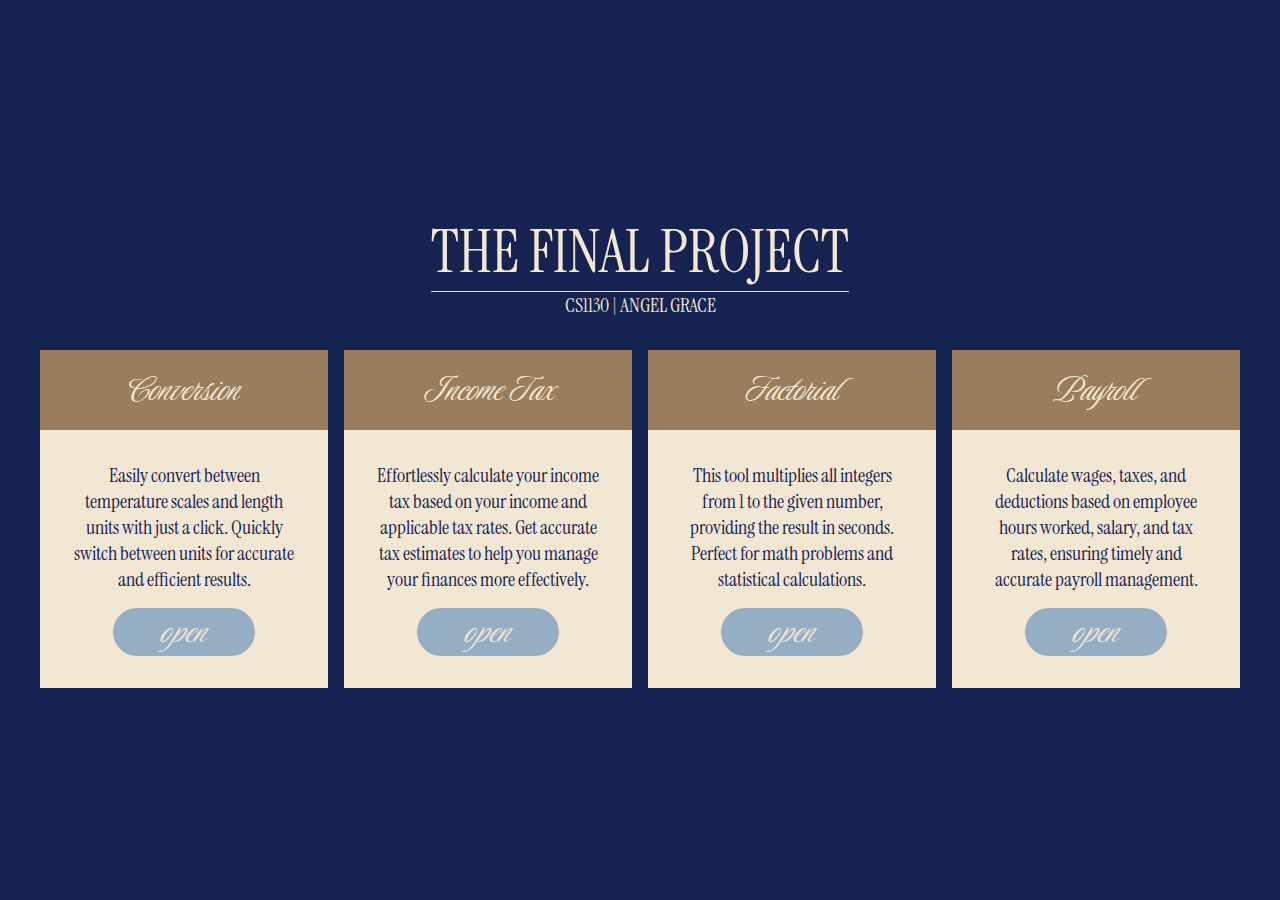
<file: index.html>
<!DOCTYPE html>
<html lang="en">
  <head>
    <title>ANGEL CHIONG</title>
    <meta charset="UTF-8">
    <meta name="viewport" content="width=device-width, initial-scale=1.0">
    <link rel="stylesheet" href="./styles/main.css">
    <link rel="preconnect" href="https://fonts.googleapis.com">
    <link rel="preconnect" href="https://fonts.gstatic.com" crossorigin>
    <link href="https://fonts.googleapis.com/css2?family=Instrument+Serif:ital@0;1&family=Luxurious+Script&display=swap" rel="stylesheet">
  </head>
  <body>
    <div></div>
    <main> 
      <header class="instrument-serif-regular">
        <h1>THE FINAL PROJECT</h1>
        <div class="line"></div>
        <h4>CS1130 | ANGEL GRACE</h4>
      </header>
      <div class="card-container">
          <div class="card">
            <div class="title luxurious-script-regular">
              <h1>Conversion</h1>
            </div>
            <div class="body instrument-serif-regular">
              <p> Easily convert between temperature scales and length units with just a click. Quickly switch between units for accurate and efficient results. </p>
              <a href="./SECTION 1/index1.html">
                <button class="luxurious-script-regular">open</button>
              </a>
            </div>
          </div>
          <div class="card">
            <div class="title luxurious-script-regular">
              <h1>Income Tax</h1>
            </div>
            <div class="body instrument-serif-regular">
              <p> Effortlessly calculate your income tax based on your income and applicable tax rates. Get accurate tax estimates to help you manage your finances more effectively. </p>
              <a href="./SECTION 2/index2.html">
                <button class="luxurious-script-regular">open</button>
              </a>
            </div>
          </div>
          <div class="card">
            <div class="title luxurious-script-regular">
              <h1>Factorial</h1>
            </div>
            <div class="body instrument-serif-regular">
              <p> This tool multiplies all integers from 1 to the given number, providing the result in seconds. Perfect for math problems and statistical calculations. </p>
              <a href="./SECTION 3/index3.html">
                <button class="luxurious-script-regular">open</button>
              </a>
            </div>
          </div>
          <div class="card">
            <div class="title luxurious-script-regular">
              <h1>Payroll</h1>
            </div>
            <div class="body instrument-serif-regular">
              <p> Calculate wages, taxes, and deductions based on employee hours worked, salary, and tax rates, ensuring timely and accurate payroll management. </p>
              <a href="./SECTION 4/index4.html">
                <button class="luxurious-script-regular">open</button>
              </a>
            </div>
          </div>
      </div>
    </main>
    <div></div>
  </body>
</html>
</file>
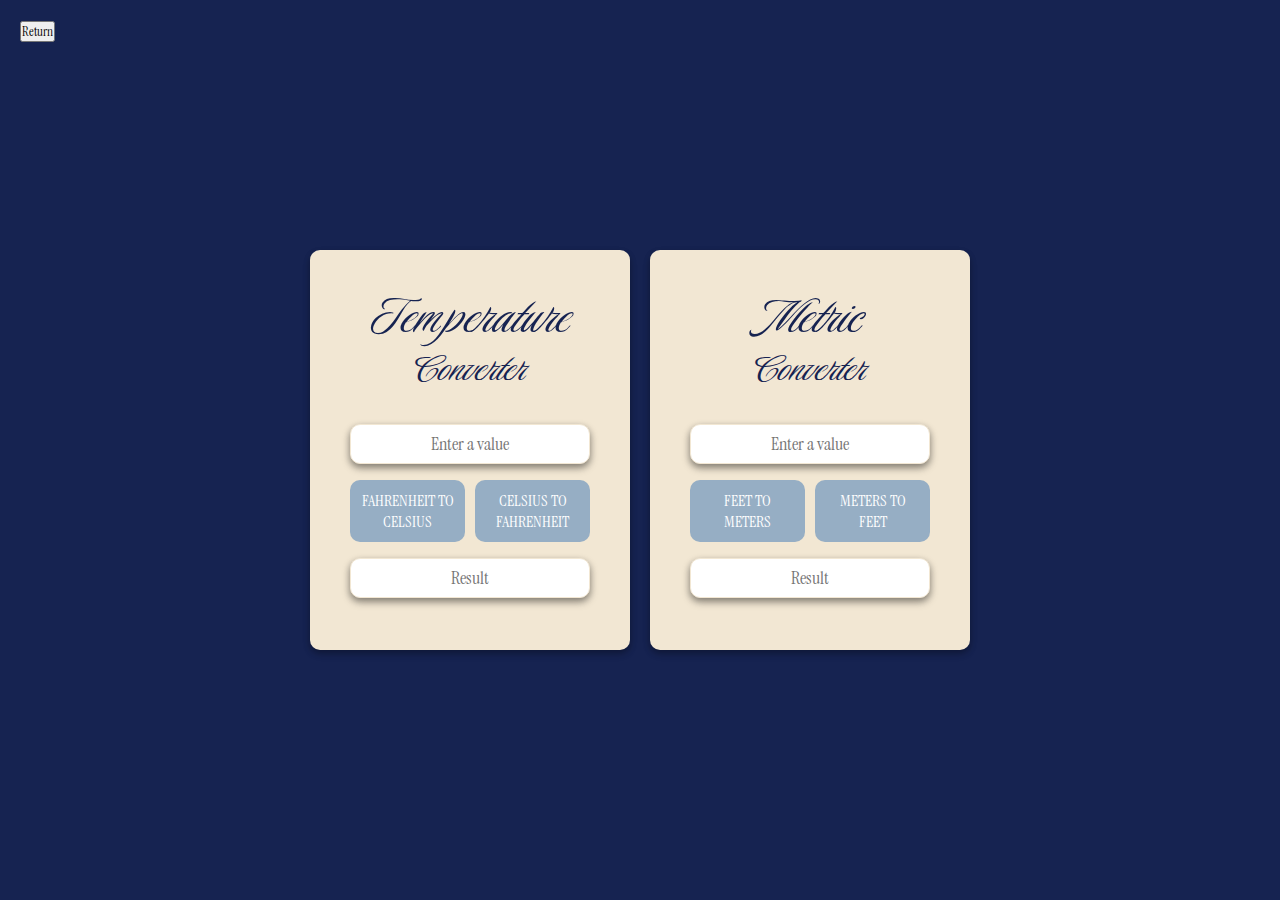
<file: SECTION 1/index1.html>
<!DOCTYPE html>
<html lang="en">

<head>
  <meta charset="UTF-8">
  <meta http-equiv="X-UA-Compatible" content="IE=edge">
  <meta name="viewport" content="width=device-width, initial-scale=1.0">
  <link rel="stylesheet" href="style1.css"> 
  <link rel="preconnect" href="https://fonts.googleapis.com">
  <link rel="preconnect" href="https://fonts.gstatic.com" crossorigin>
  <link href="https://fonts.googleapis.com/css2?family=Instrument+Serif:ital@0;1&family=Luxurious+Script&display=swap" rel="stylesheet">
  <title>Conversion</title>
</head>

<body>
  <div class="row">
    <div class="container">
      <form id="calcCFFC" onsubmit="calculateTemp(); return false;">
        <div id="title">
          <h1>Temperature</h1>
          <h2>Converter</h2>
        </div>
        <div id="wrapper">
          <input type="text" id="inputTemp" placeholder="Enter a value" aria-describedby="resultTemp">
          <div id="buttonContainer">
            <button type="button" id="Cel" onclick="fahToCel()">FAHRENHEIT TO CELSIUS</button>
            <button type="button" id="Fah" onclick="celToFah()">CELSIUS TO FAHRENHEIT</button>
          </div>
          <input type="text" id="outputTemp" readonly placeholder="Result">
          <span id="resultTemp"></span>
        </div>
      </form>
    </div>

    <div class="container">
      <form id="calcMFFM" onsubmit="convertUnits(); return false;">
        <div id="title">
          <h1>Metric</h1>
          <h2>Converter</h2>
        </div>
        <div id="wrapper">
          <input type="text" id="inputMetric" placeholder="Enter a value" aria-describedby="resultMetric">
          <div id="buttonContainer">
            <button type="button" id="meter" onclick="convertToMeter()">FEET TO METERS</button>
            <button type="button" id="feet" onclick="convertToFeet()">METERS TO FEET</button>
          </div>
          <input type="text" id="outputMetric" readonly placeholder="Result">
          <span id="resultMetric"></span>
        </div>
      </form>
    </div>
  </div>

  <div class="home-button-container">
    <a href="../index.html">
      <button style="font-family: 'Instrument Serif', serif;">Return</button>
    </a>
  </div>  

  <script src="script1.js"></script> 
</body>
</html>
</file>
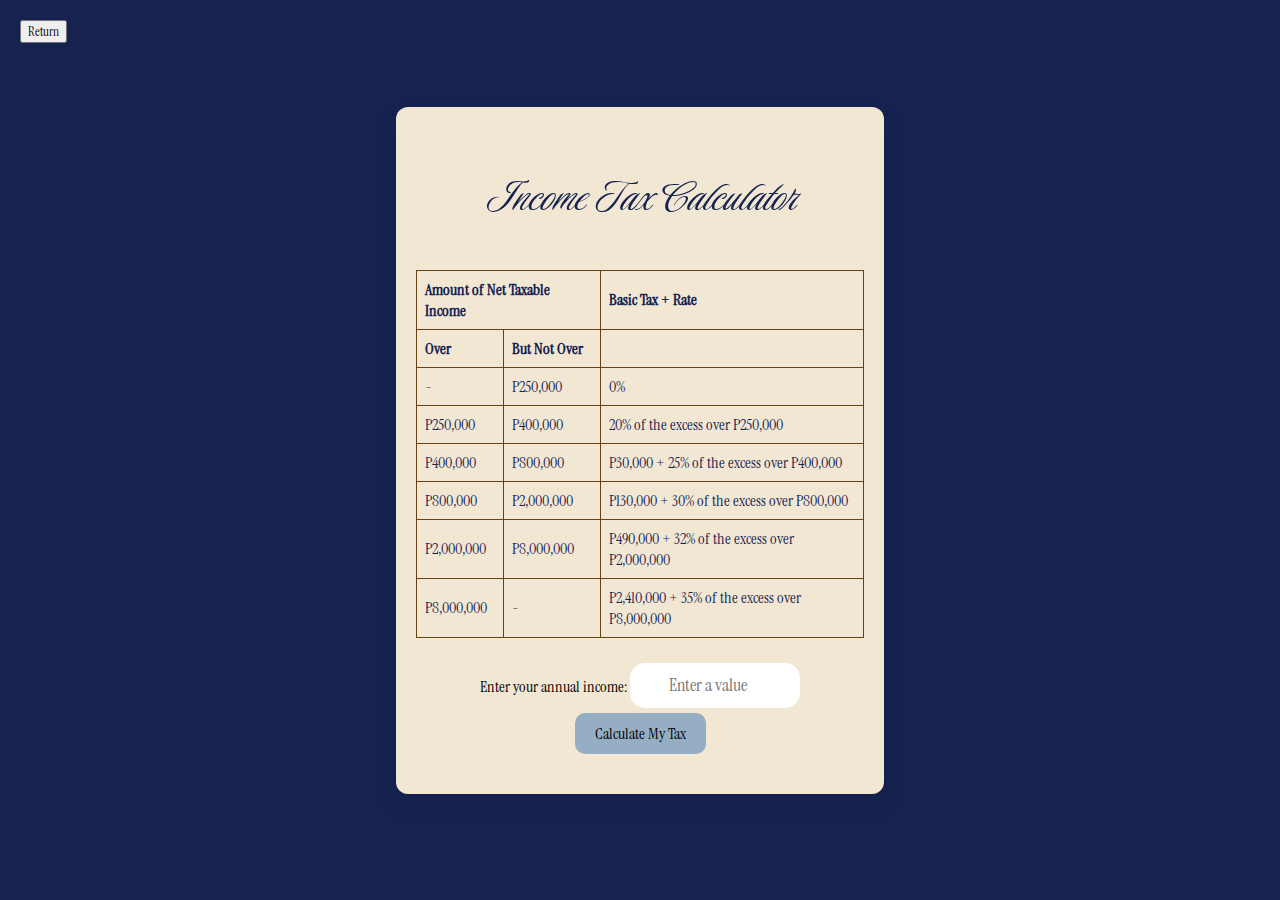
<file: SECTION 2/index2.html>
<!DOCTYPE html>
<html lang="en">
<head>
  <meta charset="UTF-8">
  <meta http-equiv="X-UA-Compatible" content="IE=edge">
  <meta name="viewport" content="width=device-width, initial-scale=1.0">
  <title>Income Tax Calculator</title>
  <link rel="stylesheet" href="style2.css">
  <link rel="preconnect" href="https://fonts.googleapis.com">
  <link rel="preconnect" href="https://fonts.gstatic.com" crossorigin>
  <link href="https://fonts.googleapis.com/css2?family=Instrument+Serif:ital@0;1&family=Luxurious+Script&display=swap" rel="stylesheet">
</head>
<body>
  <div class="calcontainer">
    <h2 class="tax_heading">Income Tax Calculator</h2>
    <table class="tax_table">
      <thead>
        <tr>
          <th colspan="2">Amount of Net Taxable Income</th>
          <th>Basic Tax + Rate</th>
        </tr>
        <tr>
          <th>Over</th>
          <th>But Not Over</th>
          <th></th>
        </tr>
      </thead>
      <tbody>
        <tr><td>-</td><td>P250,000</td><td>0%</td></tr>
        <tr><td>P250,000</td><td>P400,000</td><td>20% of the excess over P250,000</td></tr>
        <tr><td>P400,000</td><td>P800,000</td><td>P30,000 + 25% of the excess over P400,000</td></tr>
        <tr><td>P800,000</td><td>P2,000,000</td><td>P130,000 + 30% of the excess over P800,000</td></tr>
        <tr><td>P2,000,000</td><td>P8,000,000</td><td>P490,000 + 32% of the excess over P2,000,000</td></tr>
        <tr><td>P8,000,000</td><td>-</td><td>P2,410,000 + 35% of the excess over P8,000,000</td></tr>
      </tbody>
    </table>

    <form class="value_form" id="tax">
      <div class="form_input">
        <label>Enter your annual income:</label>
        <input type="number" id="form_input" placeholder="Enter a value" required>
      </div>
      <div class="form_button">
        <button type="submit">Calculate My Tax</button>
      </div>
    </form>

    <div>
      <p id="tax_result" class="tax_result"></p>
    </div>
  </div>

  <div class="home-button-container">
    <a href="../index.html">
      <button style="font-family: 'Instrument Serif', serif;">Return</button>
    </a>
  </div>  

  <script src="script2.js"></script>
</body>
</html>
</file>
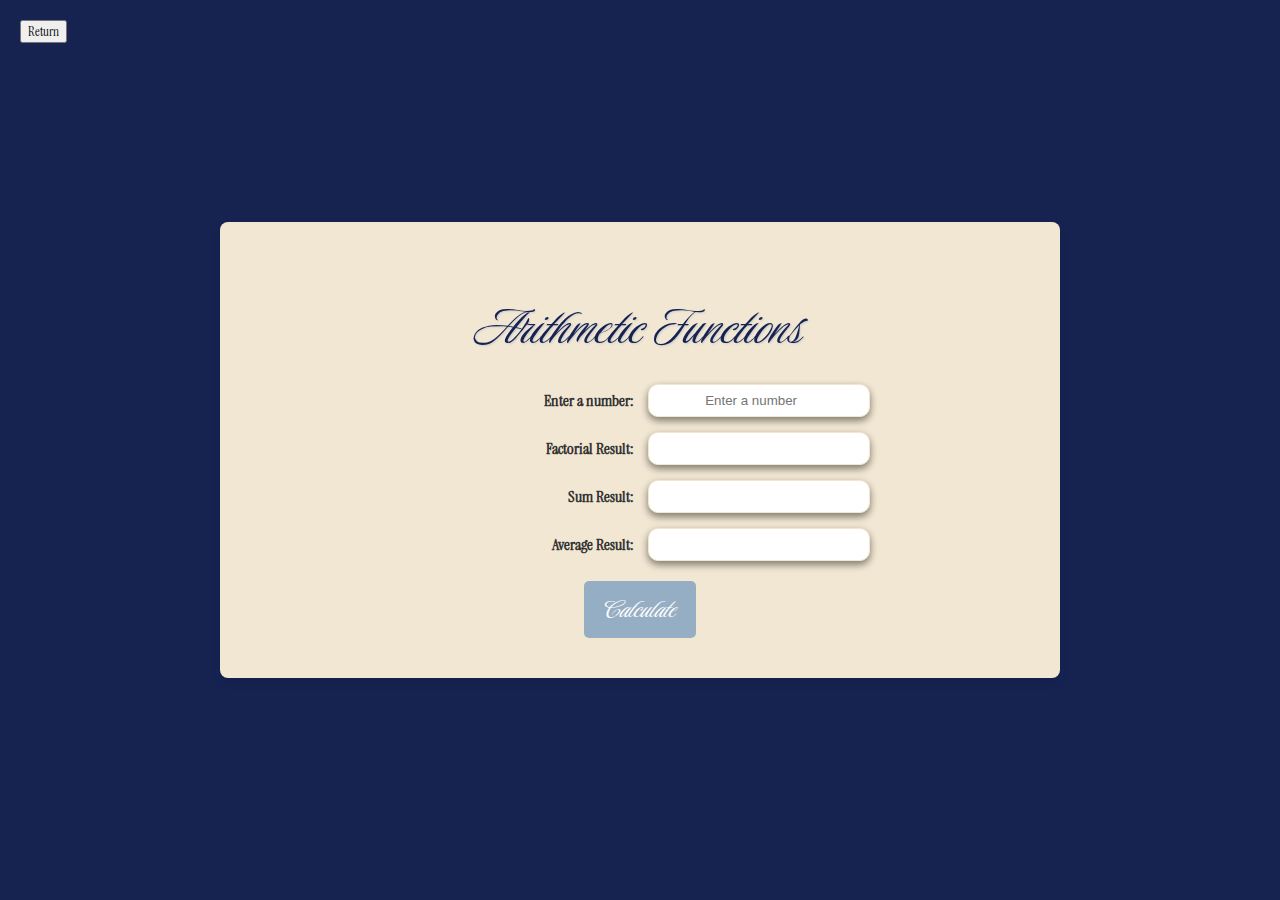
<file: SECTION 3/index3.html>
<!DOCTYPE html>
<html lang="en">
<head>
  <meta charset="UTF-8">
  <meta http-equiv="X-UA-Compatible" content="IE=edge">
  <meta name="viewport" content="width=device-width, initial-scale=1.0">
  <link rel="stylesheet" href="style3.css">
  <link rel="preconnect" href="https://fonts.googleapis.com">
  <link rel="preconnect" href="https://fonts.gstatic.com" crossorigin>
  <link href="https://fonts.googleapis.com/css2?family=Instrument+Serif:ital@0;1&family=Luxurious+Script&display=swap" rel="stylesheet">
  <title>Arithmetic Functions</title>
</head>
<body>
  <div class="container">
    <h2 style="font-size: 60px; font-family: 'Luxurious Script', cursive;">Arithmetic Functions</h2>
    <div class="input-container">
      <label for="numberInput">Enter a number:</label>
      <input type="number" id="numberInput" placeholder="Enter a number">

      <label for="nthFactorialResult">Factorial Result:</label>
      <input type="text" id="nthFactorialResult" readonly>

      <label for="sumOfFirstNNumbersResult">Sum Result:</label>
      <input type="text" id="sumOfFirstNNumbersResult" readonly>

      <label for="averageOfFirstNNumbersResult">Average Result:</label>
      <input type="text" id="averageOfFirstNNumbersResult" readonly>
    </div>

    <div class="button-container">
      <button class="add-btn" id="addEmployeeBtn">Calculate</button>
    </div>
  </div>

  <div class="home-button-container">
    <a href="../index.html">
      <button style="font-family: 'Instrument Serif', serif;">Return</button>
    </a>
  </div>  

  <script src="script3.js"></script>
</body>
</html>
</file>
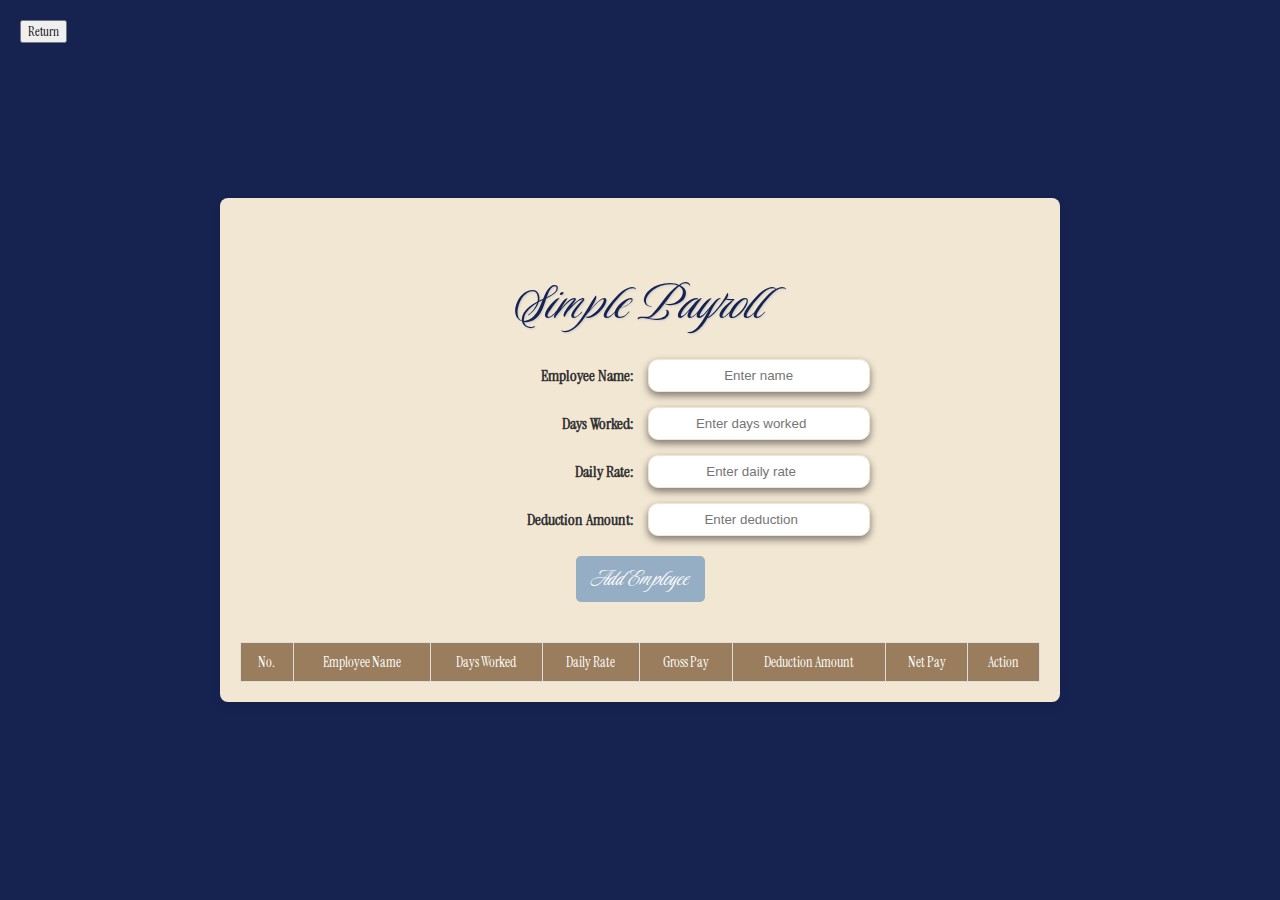
<file: SECTION 4/index4.html>
<!DOCTYPE html>
<html>
<head>
  <meta charset="UTF-8">
  <meta http-equiv="X-UA-Compatible" content="IE=edge">
  <meta name="viewport" content="width=device-width, initial-scale=1.0">
  <link rel="stylesheet" href="style4.css">
  <link rel="preconnect" href="https://fonts.googleapis.com">
  <link rel="preconnect" href="https://fonts.gstatic.com" crossorigin>
  <link href="https://fonts.googleapis.com/css2?family=Instrument+Serif:ital@0;1&family=Luxurious+Script&display=swap" rel="stylesheet">
  <title>Simple Payroll</title>
</head>
<body>
    <div class="container">
        <h2 style="font-size: 60px; font-family: 'Luxurious Script', cursive;">Simple Payroll</h2>
        <div class="input-container">
            <label for="name">Employee Name:</label>
            <input type="text" id="name" placeholder="Enter name">

            <label for="daysWorked">Days Worked:</label>
            <input type="number" id="daysWorked" placeholder="Enter days worked">

            <label for="dailyRate">Daily Rate:</label>
            <input type="number" id="dailyRate" placeholder="Enter daily rate">

            <label for="deduction">Deduction Amount:</label>
            <input type="number" id="deduction" placeholder="Enter deduction">
        </div>

        <div class="button-container">
            <button class="add-btn" style="font-size:25px; font-family: 'Luxurious Script', cursive;" id="addEmployeeBtn">Add Employee</button>
        </div>

        <div class="table-container">
            <table id="payrollTable">
                <thead>
                    <tr>
                        <th>No.</th>
                        <th>Employee Name</th>
                        <th>Days Worked</th>
                        <th>Daily Rate</th>
                        <th>Gross Pay</th>
                        <th>Deduction Amount</th>
                        <th>Net Pay</th>
                        <th>Action</th>
                    </tr>
                </thead>
                <tbody>
                </tbody>
            </table>
        </div>
    </div>

    <div class="home-button-container">
      <a href="../index.html">
        <button style="font-family: 'Instrument Serif', serif;">Return</button>
      </a>
    </div>   

    <script src="script4.js"></script>
</body>
</html>
</file>
<file: styles/main.css>
.instrument-serif-regular {
  font-family: "Instrument Serif", serif;
  font-weight: 400;
  font-style: normal;
}

.luxurious-script-regular {
  font-family: "Luxurious Script", cursive;
  font-weight: 400;
  font-style: normal;
}

* {
  margin: 0;
  padding: 0;
  box-sizing: border-box;
}

body {
  display: grid;
  grid-template-columns: minmax(0, 1200px);
  justify-content: center;
  background-color: #162351;
  height: 100vh;
  padding: 1rem;
}

main {
  display: flex;
  flex-direction: column;
  justify-content: center;
  align-items: center;
  width: 100%;
}
main header {
  width: -moz-fit-content;
  width: fit-content;
  margin-left: auto;
  margin-right: auto;
}
main header h1, main header h4 {
  color: #F2E7D3;
  font-weight: normal;
  text-align: center;
}
main header h1 {
  font-size: 60px;
}
main header h4 {
  font-size: 20px;
}
main header .line {
  background-color: #F2E7D3;
  width: 100%;
  height: 1px;
}
main .card-container {
  gap: 1rem;
  margin-top: 2rem;
  display: grid;
  grid-template-columns: repeat(4, 1fr);
}
main .card-container .card {
  display: grid;
  grid-template-rows: 5rem 1fr;
}
main .card-container .card .title {
  background-color: #997D5C;
  padding: 1rem;
}
main .card-container .card .title h1 {
  font-weight: normal;
  color: #F2E7D3;
  text-align: center;
  font-size: 40px;
}
main .card-container .card .body {
  background-color: #F2E7D3;
  color: #162351;
  text-align: center;
  padding: 2rem;
  display: grid;
  grid-template-rows: 1fr 3rem;
  gap: 1rem;
}
main .card-container .card .body p {
  font-size: 20px;
  align-self: center;
}
main .card-container .card .body button {
  background-color: #96AEC4;
  border: none;
  color: #F2E7D3;
  font-size: 40px;
  cursor: pointer;
  border-radius: 3rem;
  width: -moz-fit-content;
  width: fit-content;
  padding-left: 3rem;
  padding-right: 3rem;
  justify-self: center;
}

@media only screen and (max-width: 1024px) {
  main .card-container {
    grid-template-columns: repeat(2, 1fr);
  }
}
@media only screen and (max-width: 467px) {
  main .card-container {
    grid-template-columns: repeat(1, 1fr);
  }
}/*# sourceMappingURL=main.css.map */
</file>
<file: SECTION 1/style1.css>
* {
  box-sizing: border-box;
  padding: 0;
  margin: 0;
  font-family: "Instrument Serif", serif;
  font-weight: normal;
}

html, body {
  height: 100%;
  background-color: #162351;
  display: flex;
  justify-content: center;
  align-items: center;
}

.row {
  display: flex;
  gap: 20px;
}

.home-button-container {
  position: absolute;
  top: 20px; 
  left: 20px; 
  z-index: 1000; 
}


.container {
  height: 400px;
  width: 320px;
  background-color: #F2E7D3;
  display: flex;
  flex-direction: column;
  align-items: center;
  justify-content: center;
  padding: 20px;
  border-radius: 10px;
  box-shadow: rgba(0, 0, 0, 0.12) 0px 4px 8px, rgba(0, 0, 0, 0.24) 0px 3px 6px;
}

#title {
  font-size: 30px;
  line-height: 1;
  color: #162351;
  text-align: center;
  margin-bottom: 10px;
  font-weight: normal;
}

#title h1, #title h2 {
  font-family: "Luxurious Script", cursive;
}

#inputMetric, #inputTemp, 
#outputMetric, #outputTemp {
  height: 40px;
  font-size: 18px;
  text-align: center;
  box-shadow: rgba(0, 0, 0, 0.294) 0px 4px 8px, rgba(0, 0, 0, 0.24) 0px 3px 6px;;
  font-weight: normal;
  border-radius: 10px;
  border-width: 1px;
  border-style: solid;
  border-color: rgb(242, 231, 211);
  border-image: initial;
  outline: none;
  transition: border-color 0.3s;
}

#input:focus,
#output:focus {
  border-color: #162351;
  box-shadow: 0px 0px 8px 2px rgba(22, 35, 81, 0.5);
}

label {
  font-size: 16px;
  color: #162351;
  margin-bottom: 10px;
}

#buttonContainer {
  display: flex;
  gap: 10px;
  justify-content: center;
}

#Cel,
#Fah,
#meter,
#feet {
  width: 115px;
  border-radius: 10px;
  font-size: 16px;
  font-weight: normal;
  color: #FFFFFF;
  background-color: #96AEC4;
  padding: 10px;
  border: none;
  outline: none;
  cursor: pointer;
  transition: background-color 0.5s ease, transform 0.2s ease;
}

#wrapper {
  display: flex;
  flex-direction: column;
  gap: 1rem;
  margin-top: 2rem;
}

#Cel:hover,
#Fah:hover,
#meter:hover,
#feet:hover {
  background-color: #162351;
  transform: translateY(-3px);
}

#result {
  font-size: 18px;
  color: #FFFFFF;
  margin-top: 10px;
  text-align: center;
}

@media (max-width: 1024px) {
  .container {
    width: 90%;
    height: auto;
    padding: 15px;
  }

  #input, #output {
    width: 100%;
  }

  #Cel, #Fah, #meter, #feet {
    width: 45%;
    font-size: 14px;
    padding: 8px;
  }

  #result {
    font-size: 16px;
  }

  #title {
    font-size: 24px;
  }

  .home-button-container {
    top: 10px;
    left: 10px;
  }
}

@media (max-width: 600px) {
  .container {
    width: 95%;
    padding: 10px;
    height: auto;
  }

  #input, #output {
    width: 100%;
    font-size: 16px;
  }

  #buttonContainer {
    flex-direction: column;
    gap: 5px;
  }

  #Cel, #Fah, #meter, #feet {
    width: 100%;
    font-size: 14px;
    padding: 10px;
  }

  #result {
    font-size: 16px;
  }

  #title {
    font-size: 22px;
  }

  .home-button-container {
    top: 5px;
    left: 5px;
  }
}

@media (max-width: 400px) {
  .container {
    width: 100%;
    padding: 5px;
  }

  #input, #output {
    font-size: 14px;
  }

  #Cel, #Fah, #meter, #feet {
    width: 100%;
    font-size: 12px;
    padding: 8px;
  }

  #title {
    font-size: 20px;
  }

  .home-button-container {
    top: 5px;
    left: 5px;
  }
}
</file>
<file: SECTION 2/style2.css>
body {
  background-color: #162351;
  display: flex;
  align-items: center;
  height: 100vh;
  justify-content: center;
  margin: 0;
  font-family: "Instrument Serif", serif;
  font-weight: normal;
}

.calcontainer {
  width: 35%;
  background-color: #F2E7D3;
  border-radius: 12px;
  box-shadow: 0 10px 25px rgba(0, 0, 0, 0.1);
  text-align: center;
  padding: 20px;
  font-weight: normal;
  max-width: 100%;
}

.home-button-container {
  position: absolute;
  top: 20px; 
  left: 20px; 
  z-index: 1000; 
}

.tax_heading {
  color: #162351;
  font-family: "Luxurious Script", cursive;
  font-size: 50px;
  font-weight: normal;
  line-height: 1.2;
}

.tax_table {
  width: 100%;
  text-align: left;
  color: #162351;
  border-collapse: collapse;
  margin-bottom: 20px;
}

.tax_table td, .tax_table th {
  border: 1px solid rgb(102, 68, 17);
  padding: 8px;
}

.value_form {
  display: flex;
  flex-direction: column;
  align-items: center;
}

.form_input {
  margin: 5px 0;
}

.form_input input {
  width: 160px;
  height: 35px;
  text-align: center;
  border: none;
  border-radius: 15px;
  font-size: 18px;
  padding: 5px;
  font-family: "Instrument Serif", serif;
  background-color: #fff;
}

.form_button button {
  padding: 10px 20px;
  font-size: 16px;
  border: 0;
  border-radius: 10px;
  cursor: pointer;
  font-family: "Instrument Serif", serif;
  background-color: #96AEC4;
  transition: background-color 0.3s ease, color 0.3s ease;
}

.form_button button:hover {
  background-color: #3A5770;
  color: #F2E7D3;
}

.tax_result {
  color: #162351;
  font-size: 20px;
  margin-top: 10px;
}

@media only screen and (max-width: 1024px) {
  .calcontainer {
    width: 50%;
    padding: 20px;
  }

  .tax_heading {
    font-size: 45px;
  }

  .form_input input {
    width: 150px;
    height: 30px;
    font-size: 17px;
  }

  .form_button button {
    padding: 9px 18px;
    font-size: 15px;
  }

  .tax_result {
    font-size: 19px;
  }
}

@media only screen and (max-width: 768px) {
  .calcontainer {
    width: 70%;
    padding: 15px;
  }

  .tax_heading {
    font-size: 40px;
  }

  .form_input input {
    width: 130px;
    height: 24px;
    font-size: 16px;
  }

  .form_button button {
    padding: 8px 15px;
    font-size: 14px;
  }

  .tax_result {
    font-size: 18px;
  }
}

@media only screen and (max-width: 480px) {
  .calcontainer {
    width: 85%;
    padding: 12px;
  }

  .tax_heading {
    font-size: 35px;
  }

  .form_input input {
    width: 120px;
    height: 22px;
    font-size: 15px;
  }

  .form_button button {
    padding: 7px 14px;
    font-size: 13px;
  }

  .tax_result {
    font-size: 16px;
  }
}

@media only screen and (max-width: 320px) {
  .calcontainer {
    width: 95%;
    padding: 10px;
  }

  .tax_heading {
    font-size: 30px;
  }

  .form_input input {
    width: 100px;
    height: 18px;
    font-size: 13px;
  }

  .form_button button {
    padding: 6px 12px;
    font-size: 12px;
  }

  .tax_result {
    font-size: 14px;
  }
}
</file>
<file: SECTION 3/style3.css>
body {
  font-family: "Instrument Serif", serif;
  margin: 0;
  padding: 0;
  background-color: #162351;
  color: #333;
  display: flex;
  justify-content: center;
  align-items: center;
  min-height: 100vh;
  box-sizing: border-box;
}

.container {
  width: 90%;
  max-width: 800px;
  background: #F2E7D3;
  border-radius: 8px;
  box-shadow: 0 4px 8px rgba(0, 0, 0, 0.1);
  padding: 20px;
  text-align: center;
}

h2 {
  color: #162351;
  margin-bottom: 20px;
  text-shadow: 1px 1px 2px #ccc;
  font-family: "Luxurious Script", cursive;
  font-size: 60px;
  font-weight: normal;
}

.input-container {
  display: grid;
  grid-template-columns: 1fr 1fr;
  gap: 15px;
  margin-bottom: 20px;
}

#numberInput, #nthFactorialResult , 
#sumOfFirstNNumbersResult, #averageOfFirstNNumbersResult {

  text-align: center;
  box-shadow: rgba(0, 0, 0, 0.294) 0px 4px 8px, rgba(0, 0, 0, 0.24) 0px 3px 6px;
  font-weight: normal;
  border-radius: 10px;
  border-width: 1px;
  border-style: solid;
  border-color: rgb(242, 231, 211);
  border-image: initial;
  outline: none;
  transition: border-color 0.3s;
}

label {
  font-weight: bold;
  justify-self: end;
  align-self: center;
}

input {
  padding: 8px 12px;
  border: 1px solid #ccc;
  border-radius: 5px;
  outline: none;
  width: 50%;
  transition: all 0.3s ease-in-out;
}

input:focus {
  border-color: #96AEC4;
  box-shadow: 0 0 5px #96AEC4;
}

.button-container {
  margin-bottom: 20px;
}

.home-button-container {
  position: absolute;
  top: 20px; 
  left: 20px; 
  z-index: 1000; 
}

.add-btn {
  padding: 10px 20px;
  background-color: #96AEC4;
  color: white;
  border: none;
  border-radius: 5px;
  cursor: pointer;
  font-size: 30px;
  transition: all 0.3s ease;
  font-family: "Luxurious Script", cursive;
}

.add-btn:hover {
  background-color: #162351;
  transform: scale(1.05);
}

.table-container {
  overflow-x: auto;
}

table {
  width: 100%;
  border-collapse: collapse;
  margin-top: 20px;
}

th, td {
  border: 1px solid #ddd;
  padding: 10px;
  text-align: center;
}

th {
  background-color: #997D5C;
  color: white;
}

tr:nth-child(even) {
  background-color: #f9f9f9;
}

tr:hover {
  background-color: #f1f1f1;
  cursor: pointer;
}

td button {
  padding: 5px 10px;
  background-color: #f44336;
  color: white;
  border: none;
  border-radius: 5px;
  cursor: pointer;
  transition: all 0.3s ease;
}

td button:hover {
  background-color: #d32f2f;
  transform: scale(1.05);
}

@media (max-width: 600px) {
  .input-container {
    grid-template-columns: 1fr;
  }

  label {
    justify-self: start;
  }

  .container {
    padding: 15px;
  }

  h2 {
    font-size: 40px;
  }

  .add-btn {
    font-size: 16px;
    padding: 8px 16px;
  }

  th, td {
    font-size: 14px;
  }
}
</file>
<file: SECTION 4/style4.css>
body {
  font-family: "Instrument Serif", serif;
  margin: 0;
  padding: 0;
  background-color: #162351;
  color: #333;
  display: flex;
  justify-content: center;
  align-items: center;
  min-height: 100vh;
  box-sizing: border-box;
}

.container {
  width: 90%;
  max-width: 800px;
  background: #F2E7D3;
  border-radius: 8px;
  box-shadow: 0 4px 8px rgba(0, 0, 0, 0.1);
  padding: 20px;
  text-align: center;
  font-weight: normal; 
}

.home-button-container {
  position: absolute;
  top: 20px; 
  left: 20px; 
  z-index: 1000; 
}

#name, #daysWorked,
#dailyRate, #deduction {
  text-align: center;
  box-shadow: rgba(0, 0, 0, 0.294) 0px 4px 8px, rgba(0, 0, 0, 0.24) 0px 3px 6px;
  font-weight: normal;
  border-radius: 10px;
  border-width: 1px;
  border-style: solid;
  border-color: rgb(242, 231, 211);
  border-image: initial;
  outline: none;
  transition: border-color 0.3s;
}

h2 {
  color: #162351;
  margin-bottom: 20px;
  text-shadow: 1px 1px 2px #ccc;
  font-family: "Luxurious Script", cursive;
  font-size: 60px;
  font-weight: normal;
}

.input-container {
  display: grid;
  grid-template-columns: 1fr 1fr;
  gap: 15px;
  margin-bottom: 20px;
}

label {
  font-weight: bold;
  justify-self: end;
  align-self: center;
}

input {
  padding: 8px 12px;
  border: 1px solid #ccc;
  border-radius: 5px;
  outline: none;
  width: 50%;
  transition: all 0.3s ease-in-out;
}

input:focus {
  border-color: #96AEC4;
  box-shadow: 0 0 5px #96AEC4;
}

.button-container {
  margin-bottom: 20px;
}

.add-btn {
  padding: 10px 20px;
  background-color: #96AEC4;
  color: white;
  border: none;
  border-radius: 5px;
  cursor: pointer;
  font-size: 30px;
  transition: all 0.3s ease;
  font-family: "Luxurious Script", cursive; /* Added font-family for the button */
}

.add-btn:hover {
  background-color: #162351;
  transform: scale(1.05);
}

.table-container {
  overflow-x: auto;
}

table {
  width: 100%;
  border-collapse: collapse;
  margin-top: 20px;
}

th, td {
  border: 1px solid #ddd;
  padding: 10px;
  text-align: center;
}

th {
  background-color: #997D5C;
  color: white;
  font-weight: bold;
  font-weight: normal;
}

tr:nth-child(even) {
  background-color: #f9f9f9;
}

tr:hover {
  background-color: #f1f1f1;
  cursor: pointer;
}

td button {
  padding: 5px 10px;
  background-color: #f44336;
  color: white;
  border: none;
  border-radius: 5px;
  cursor: pointer;
  transition: all 0.3s ease;
  font-family: "Instrument Serif", serif;
}

td button:hover {
  background-color: #d32f2f;
  transform: scale(1.05);
}


@media (max-width: 200px) {
  .input-container {
    grid-template-columns: 1fr;
  }

  label {
    justify-self: start;
  }

  .container {
    padding: 15px;
  }

  }
  h2 {
    font-size: 20px;
  }

  .add-btn {
    font-size: 14px;
    padding: 8px 16px;
  }

  th, td {
    font-size: 14px;
  }
</file>
